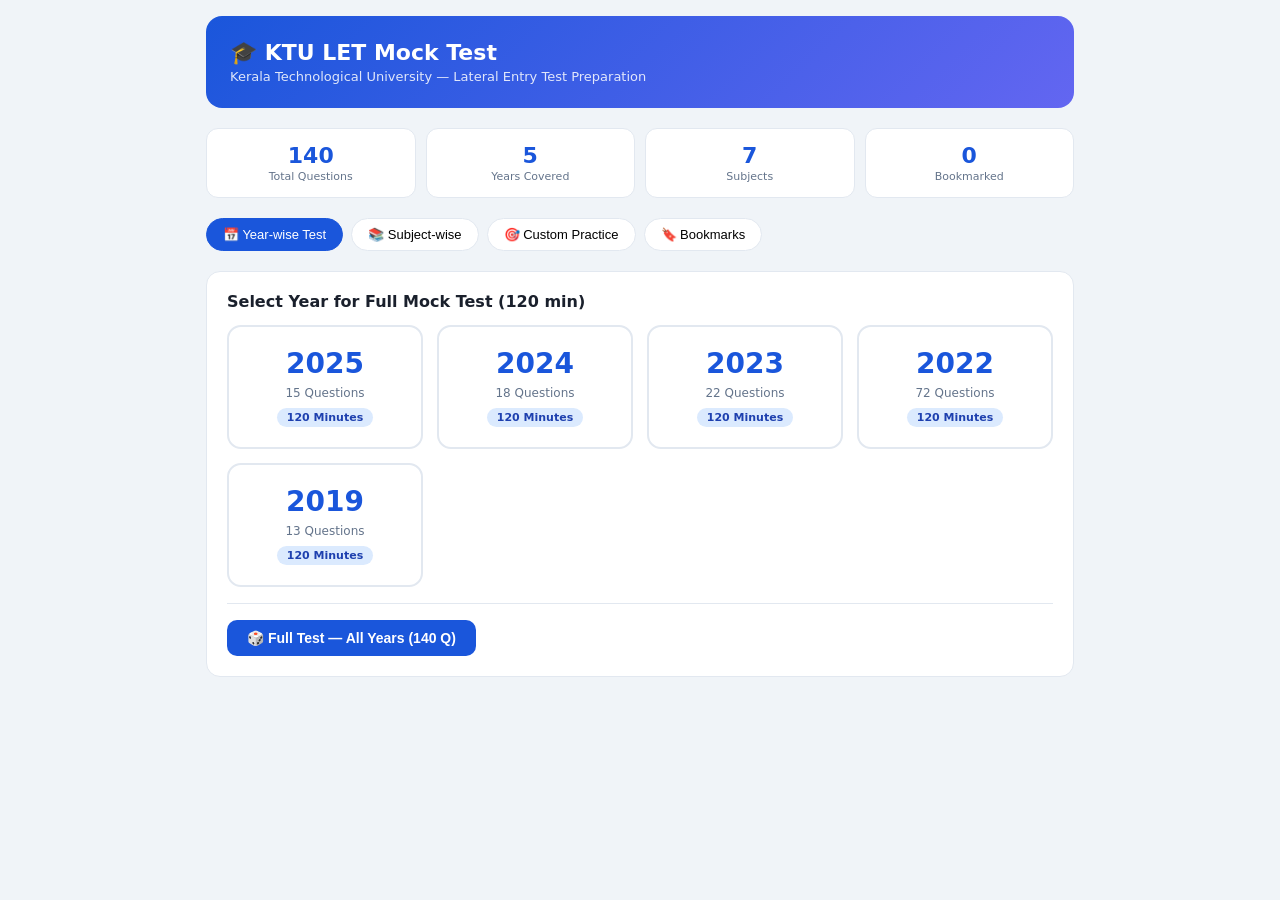
<file: index.html>
<!DOCTYPE html>
<html lang="en">
<head>
<meta charset="UTF-8">
<meta name="viewport" content="width=device-width, initial-scale=1.0">
<title>KTU LET Quiz App</title>
<link rel="stylesheet" href="style.css">
</head>
<body>
<div class="app" id="app"></div>

<script src="index.js"></script>
</body>
</html>
</file>
<file: style.css>
*{box-sizing:border-box;margin:0;padding:0}
body{font-family:system-ui,-apple-system,sans-serif;background:#f0f4f8;color:#1a202c;min-height:100vh}
.app{max-width:900px;margin:0 auto;padding:16px}
.header{background:linear-gradient(135deg,#1a56db,#6366f1);color:#fff;border-radius:16px;padding:24px;margin-bottom:20px}
.header h1{font-size:22px;font-weight:700;margin-bottom:4px}
.header p{font-size:13px;opacity:.85}
.stats-bar{display:grid;grid-template-columns:repeat(4,1fr);gap:10px;margin-bottom:20px}
.stat-card{background:#fff;border-radius:12px;padding:14px;text-align:center;border:1px solid #e2e8f0}
.stat-card .num{font-size:22px;font-weight:700;color:#1a56db}
.stat-card .lbl{font-size:11px;color:#64748b;margin-top:2px}
.tabs{display:flex;gap:8px;margin-bottom:20px;flex-wrap:wrap}
.tab{padding:8px 16px;border-radius:20px;border:1.5px solid #e2e8f0;background:#fff;cursor:pointer;font-size:13px;font-weight:500;transition:all .2s}
.tab.active{background:#1a56db;color:#fff;border-color:#1a56db}
.filters{display:flex;gap:10px;margin-bottom:20px;flex-wrap:wrap;align-items:center}
.filter-select{padding:8px 14px;border-radius:10px;border:1.5px solid #e2e8f0;background:#fff;font-size:13px;cursor:pointer}
.btn{padding:10px 20px;border-radius:10px;border:none;cursor:pointer;font-size:14px;font-weight:600;transition:all .2s}
.btn-primary{background:#1a56db;color:#fff}
.btn-primary:hover{background:#1e40af}
.btn-secondary{background:#fff;color:#374151;border:1.5px solid #e2e8f0}
.btn-secondary:hover{background:#f8fafc}
.btn-danger{background:#ef4444;color:#fff}
.btn-success{background:#10b981;color:#fff}
.card{background:#fff;border-radius:14px;padding:20px;border:1px solid #e2e8f0;margin-bottom:16px}
.year-cards{display:grid;grid-template-columns:repeat(auto-fill,minmax(180px,1fr));gap:14px}
.year-card{background:#fff;border-radius:14px;padding:20px;border:2px solid #e2e8f0;cursor:pointer;transition:all .2s;text-align:center}
.year-card:hover{border-color:#1a56db;transform:translateY(-2px)}
.year-card .year{font-size:28px;font-weight:800;color:#1a56db}
.year-card .info{font-size:12px;color:#64748b;margin-top:6px}
.year-card .badge{display:inline-block;margin-top:8px;background:#dbeafe;color:#1e40af;padding:3px 10px;border-radius:20px;font-size:11px;font-weight:600}
.subject-cards{display:grid;grid-template-columns:repeat(auto-fill,minmax(160px,1fr));gap:12px}
.subject-card{background:#fff;border-radius:12px;padding:16px;border:2px solid #e2e8f0;cursor:pointer;transition:all .2s;text-align:center}
.subject-card:hover{border-color:#6366f1;transform:translateY(-2px)}
.subject-card .icon{font-size:28px;margin-bottom:8px}
.subject-card .name{font-size:13px;font-weight:600;color:#374151}
.subject-card .count{font-size:11px;color:#64748b;margin-top:4px}
.quiz-header{display:flex;align-items:center;justify-content:space-between;margin-bottom:20px;flex-wrap:wrap;gap:10px}
.quiz-meta{font-size:13px;color:#64748b}
.timer{display:flex;align-items:center;gap:8px;background:#fef3c7;border:1.5px solid #f59e0b;border-radius:10px;padding:8px 14px}
.timer .time{font-size:18px;font-weight:700;color:#d97706;font-family:monospace}
.timer.warning{background:#fee2e2;border-color:#ef4444}
.timer.warning .time{color:#dc2626}
.progress-bar{background:#e2e8f0;border-radius:10px;height:8px;margin-bottom:20px;overflow:hidden}
.progress-fill{background:linear-gradient(90deg,#1a56db,#6366f1);height:100%;border-radius:10px;transition:width .3s}
.question-card{background:#fff;border-radius:16px;padding:24px;border:1px solid #e2e8f0;margin-bottom:16px}
.q-num{font-size:12px;font-weight:600;color:#6366f1;text-transform:uppercase;letter-spacing:.5px;margin-bottom:8px}
.q-text{font-size:15px;font-weight:500;line-height:1.6;margin-bottom:20px;color:#1a202c}
.options{display:flex;flex-direction:column;gap:10px}
.option{display:flex;align-items:flex-start;gap:12px;padding:12px 16px;border-radius:10px;border:1.5px solid #e2e8f0;cursor:pointer;transition:all .2s;background:#fff}
.option:hover:not(.disabled){border-color:#1a56db;background:#eff6ff}
.option.selected{border-color:#1a56db;background:#eff6ff}
.option.correct{border-color:#10b981;background:#ecfdf5}
.option.wrong{border-color:#ef4444;background:#fef2f2}
.option.disabled{cursor:default}
.option-letter{width:28px;height:28px;border-radius:50%;background:#f1f5f9;display:flex;align-items:center;justify-content:center;font-size:12px;font-weight:700;color:#64748b;flex-shrink:0;margin-top:1px}
.option.selected .option-letter{background:#1a56db;color:#fff}
.option.correct .option-letter{background:#10b981;color:#fff}
.option.wrong .option-letter{background:#ef4444;color:#fff}
.option-text{font-size:14px;line-height:1.5;color:#374151}
.explanation{background:#f0fdf4;border:1.5px solid #10b981;border-radius:10px;padding:14px;margin-top:14px;display:none}
.explanation.show{display:block}
.explanation .exp-title{font-size:12px;font-weight:700;color:#059669;text-transform:uppercase;letter-spacing:.5px;margin-bottom:6px}
.explanation .exp-text{font-size:13px;color:#065f46;line-height:1.6}
.nav-buttons{display:flex;gap:10px;justify-content:space-between;align-items:center;margin-top:16px}
.result-card{text-align:center;padding:40px 24px}
.result-score{font-size:64px;font-weight:800;background:linear-gradient(135deg,#1a56db,#6366f1);-webkit-background-clip:text;-webkit-text-fill-color:transparent;margin-bottom:8px}
.result-label{font-size:18px;color:#374151;margin-bottom:24px}
.result-grid{display:grid;grid-template-columns:repeat(3,1fr);gap:14px;margin-bottom:28px}
.result-stat{background:#f8fafc;border-radius:12px;padding:16px;border:1px solid #e2e8f0}
.result-stat .val{font-size:24px;font-weight:700}
.result-stat .lbl{font-size:12px;color:#64748b;margin-top:4px}
.correct-val{color:#10b981}
.wrong-val{color:#ef4444}
.unattempted-val{color:#f59e0b}
.review-mode .option.correct-ans{border-color:#10b981;background:#ecfdf5}
.bookmark-btn{background:none;border:none;cursor:pointer;font-size:18px;padding:4px}
.bookmarked{color:#f59e0b}
.not-bookmarked{color:#94a3b8}
.search-box{width:100%;padding:10px 14px;border-radius:10px;border:1.5px solid #e2e8f0;font-size:14px;margin-bottom:16px}
.q-palette{display:flex;flex-wrap:wrap;gap:6px;margin-bottom:16px}
.q-dot{width:32px;height:32px;border-radius:8px;border:none;cursor:pointer;font-size:12px;font-weight:600;transition:all .15s}
.q-dot.answered{background:#1a56db;color:#fff}
.q-dot.current{background:#6366f1;color:#fff;transform:scale(1.1)}
.q-dot.unanswered{background:#e2e8f0;color:#64748b}
.q-dot.correct{background:#10b981;color:#fff}
.q-dot.wrong{background:#ef4444;color:#fff}
.side-panel{position:fixed;top:0;right:0;width:280px;height:100vh;background:#fff;border-left:1px solid #e2e8f0;padding:20px;overflow-y:auto;transform:translateX(100%);transition:transform .3s;z-index:100}
.side-panel.open{transform:translateX(0)}
.overlay{position:fixed;inset:0;background:rgba(0,0,0,.4);z-index:99;display:none}
.overlay.show{display:block}



@media(max-width:600px){
  .stats-bar{grid-template-columns:repeat(2,1fr)}
  .result-grid{grid-template-columns:repeat(2,1fr)}
  .year-cards{grid-template-columns:repeat(2,1fr)}
}
.badge-pill{display:inline-flex;align-items:center;padding:3px 10px;border-radius:20px;font-size:11px;font-weight:600}
.badge-year{background:#dbeafe;color:#1e40af}
.badge-subject{background:#ede9fe;color:#5b21b6}
.streak-bar{display:flex;gap:4px;align-items:center;margin-bottom:8px}
.streak-dot{width:8px;height:8px;border-radius:50%;background:#10b981}
.streak-dot.miss{background:#e2e8f0}
.section-title{font-size:16px;font-weight:700;color:#1a202c;margin-bottom:14px}
</file>
<file: let.css>
*{box-sizing:border-box;margin:0;padding:0}
body{font-family:system-ui,-apple-system,sans-serif;background:#f0f4f8;color:#1a202c;min-height:100vh}
.app{max-width:900px;margin:0 auto;padding:16px}
.header{background:linear-gradient(135deg,#1a56db,#6366f1);color:#fff;border-radius:16px;padding:24px;margin-bottom:20px}
.header h1{font-size:22px;font-weight:700;margin-bottom:4px}
.header p{font-size:13px;opacity:.85}
.stats-bar{display:grid;grid-template-columns:repeat(4,1fr);gap:10px;margin-bottom:20px}
.stat-card{background:#fff;border-radius:12px;padding:14px;text-align:center;border:1px solid #e2e8f0}
.stat-card .num{font-size:22px;font-weight:700;color:#1a56db}
.stat-card .lbl{font-size:11px;color:#64748b;margin-top:2px}
.tabs{display:flex;gap:8px;margin-bottom:20px;flex-wrap:wrap}
.tab{padding:8px 16px;border-radius:20px;border:1.5px solid #e2e8f0;background:#fff;cursor:pointer;font-size:13px;font-weight:500;transition:all .2s}
.tab.active{background:#1a56db;color:#fff;border-color:#1a56db}
.filters{display:flex;gap:10px;margin-bottom:20px;flex-wrap:wrap;align-items:center}
.filter-select{padding:8px 14px;border-radius:10px;border:1.5px solid #e2e8f0;background:#fff;font-size:13px;cursor:pointer}
.btn{padding:10px 20px;border-radius:10px;border:none;cursor:pointer;font-size:14px;font-weight:600;transition:all .2s}
.btn-primary{background:#1a56db;color:#fff}
.btn-primary:hover{background:#1e40af}
.btn-secondary{background:#fff;color:#374151;border:1.5px solid #e2e8f0}
.btn-secondary:hover{background:#f8fafc}
.btn-danger{background:#ef4444;color:#fff}
.btn-success{background:#10b981;color:#fff}
.card{background:#fff;border-radius:14px;padding:20px;border:1px solid #e2e8f0;margin-bottom:16px}
.year-cards{display:grid;grid-template-columns:repeat(auto-fill,minmax(180px,1fr));gap:14px}
.year-card{background:#fff;border-radius:14px;padding:20px;border:2px solid #e2e8f0;cursor:pointer;transition:all .2s;text-align:center}
.year-card:hover{border-color:#1a56db;transform:translateY(-2px)}
.year-card .year{font-size:28px;font-weight:800;color:#1a56db}
.year-card .info{font-size:12px;color:#64748b;margin-top:6px}
.year-card .badge{display:inline-block;margin-top:8px;background:#dbeafe;color:#1e40af;padding:3px 10px;border-radius:20px;font-size:11px;font-weight:600}
.subject-cards{display:grid;grid-template-columns:repeat(auto-fill,minmax(160px,1fr));gap:12px}
.subject-card{background:#fff;border-radius:12px;padding:16px;border:2px solid #e2e8f0;cursor:pointer;transition:all .2s;text-align:center}
.subject-card:hover{border-color:#6366f1;transform:translateY(-2px)}
.subject-card .icon{font-size:28px;margin-bottom:8px}
.subject-card .name{font-size:13px;font-weight:600;color:#374151}
.subject-card .count{font-size:11px;color:#64748b;margin-top:4px}
.quiz-header{display:flex;align-items:center;justify-content:space-between;margin-bottom:20px;flex-wrap:wrap;gap:10px}
.quiz-meta{font-size:13px;color:#64748b}
.timer{display:flex;align-items:center;gap:8px;background:#fef3c7;border:1.5px solid #f59e0b;border-radius:10px;padding:8px 14px}
.timer .time{font-size:18px;font-weight:700;color:#d97706;font-family:monospace}
.timer.warning{background:#fee2e2;border-color:#ef4444}
.timer.warning .time{color:#dc2626}
.progress-bar{background:#e2e8f0;border-radius:10px;height:8px;margin-bottom:20px;overflow:hidden}
.progress-fill{background:linear-gradient(90deg,#1a56db,#6366f1);height:100%;border-radius:10px;transition:width .3s}
.question-card{background:#fff;border-radius:16px;padding:24px;border:1px solid #e2e8f0;margin-bottom:16px}
.q-num{font-size:12px;font-weight:600;color:#6366f1;text-transform:uppercase;letter-spacing:.5px;margin-bottom:8px}
.q-text{font-size:15px;font-weight:500;line-height:1.6;margin-bottom:20px;color:#1a202c}
.options{display:flex;flex-direction:column;gap:10px}
.option{display:flex;align-items:flex-start;gap:12px;padding:12px 16px;border-radius:10px;border:1.5px solid #e2e8f0;cursor:pointer;transition:all .2s;background:#fff}
.option:hover:not(.disabled){border-color:#1a56db;background:#eff6ff}
.option.selected{border-color:#1a56db;background:#eff6ff}
.option.correct{border-color:#10b981;background:#ecfdf5}
.option.wrong{border-color:#ef4444;background:#fef2f2}
.option.disabled{cursor:default}
.option-letter{width:28px;height:28px;border-radius:50%;background:#f1f5f9;display:flex;align-items:center;justify-content:center;font-size:12px;font-weight:700;color:#64748b;flex-shrink:0;margin-top:1px}
.option.selected .option-letter{background:#1a56db;color:#fff}
.option.correct .option-letter{background:#10b981;color:#fff}
.option.wrong .option-letter{background:#ef4444;color:#fff}
.option-text{font-size:14px;line-height:1.5;color:#374151}
.explanation{background:#f0fdf4;border:1.5px solid #10b981;border-radius:10px;padding:14px;margin-top:14px;display:none}
.explanation.show{display:block}
.explanation .exp-title{font-size:12px;font-weight:700;color:#059669;text-transform:uppercase;letter-spacing:.5px;margin-bottom:6px}
.explanation .exp-text{font-size:13px;color:#065f46;line-height:1.6}
.nav-buttons{display:flex;gap:10px;justify-content:space-between;align-items:center;margin-top:16px}
.result-card{text-align:center;padding:40px 24px}
.result-score{font-size:64px;font-weight:800;background:linear-gradient(135deg,#1a56db,#6366f1);-webkit-background-clip:text;-webkit-text-fill-color:transparent;margin-bottom:8px}
.result-label{font-size:18px;color:#374151;margin-bottom:24px}
.result-grid{display:grid;grid-template-columns:repeat(3,1fr);gap:14px;margin-bottom:28px}
.result-stat{background:#f8fafc;border-radius:12px;padding:16px;border:1px solid #e2e8f0}
.result-stat .val{font-size:24px;font-weight:700}
.result-stat .lbl{font-size:12px;color:#64748b;margin-top:4px}
.correct-val{color:#10b981}
.wrong-val{color:#ef4444}
.unattempted-val{color:#f59e0b}
.review-mode .option.correct-ans{border-color:#10b981;background:#ecfdf5}
.bookmark-btn{background:none;border:none;cursor:pointer;font-size:18px;padding:4px}
.bookmarked{color:#f59e0b}
.not-bookmarked{color:#94a3b8}
.search-box{width:100%;padding:10px 14px;border-radius:10px;border:1.5px solid #e2e8f0;font-size:14px;margin-bottom:16px}
.q-palette{display:flex;flex-wrap:wrap;gap:6px;margin-bottom:16px}
.q-dot{width:32px;height:32px;border-radius:8px;border:none;cursor:pointer;font-size:12px;font-weight:600;transition:all .15s}
.q-dot.answered{background:#1a56db;color:#fff}
.q-dot.current{background:#6366f1;color:#fff;transform:scale(1.1)}
.q-dot.unanswered{background:#e2e8f0;color:#64748b}
.q-dot.correct{background:#10b981;color:#fff}
.q-dot.wrong{background:#ef4444;color:#fff}
.side-panel{position:fixed;top:0;right:0;width:280px;height:100vh;background:#fff;border-left:1px solid #e2e8f0;padding:20px;overflow-y:auto;transform:translateX(100%);transition:transform .3s;z-index:100}
.side-panel.open{transform:translateX(0)}
.overlay{position:fixed;inset:0;background:rgba(0,0,0,.4);z-index:99;display:none}
.overlay.show{display:block}
@media(max-width:600px){
  .stats-bar{grid-template-columns:repeat(2,1fr)}
  .result-grid{grid-template-columns:repeat(2,1fr)}
  .year-cards{grid-template-columns:repeat(2,1fr)}
}
.badge-pill{display:inline-flex;align-items:center;padding:3px 10px;border-radius:20px;font-size:11px;font-weight:600}
.badge-year{background:#dbeafe;color:#1e40af}
.badge-subject{background:#ede9fe;color:#5b21b6}
.streak-bar{display:flex;gap:4px;align-items:center;margin-bottom:8px}
.streak-dot{width:8px;height:8px;border-radius:50%;background:#10b981}
.streak-dot.miss{background:#e2e8f0}
.section-title{font-size:16px;font-weight:700;color:#1a202c;margin-bottom:14px}
</file>
